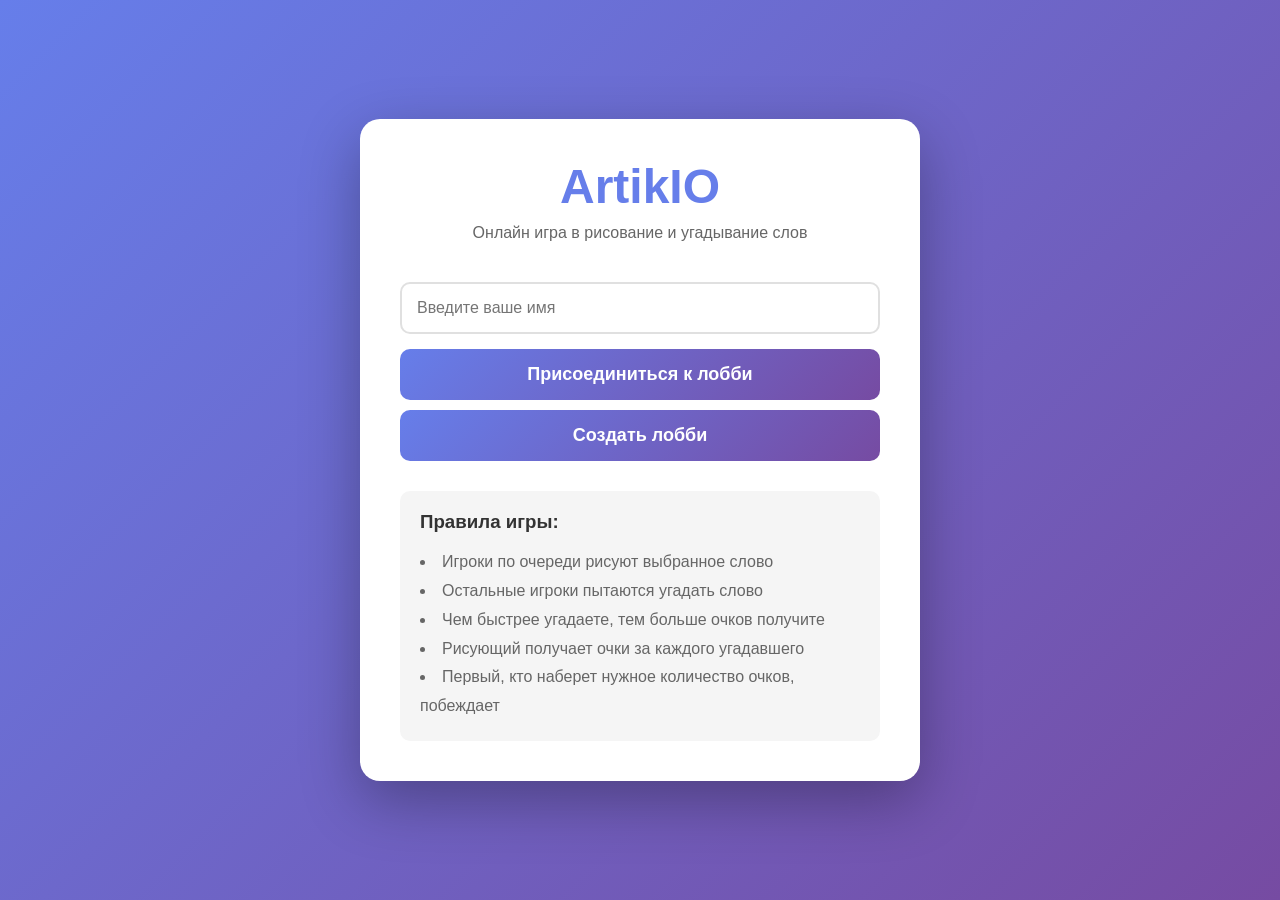
<file: templates/index.html>
<!DOCTYPE html>
<html lang="ru">
<head>
    <meta charset="UTF-8">
    <meta name="viewport" content="width=device-width, initial-scale=1.0, maximum-scale=1.0, user-scalable=no">
    <title>ArtikIO - Главная</title>
    <link rel="stylesheet" href="/static/css/style.css">
</head>
<body>
    <div class="container">
        <div class="lobby">
            <h1>ArtikIO</h1>
            <p class="subtitle">Онлайн игра в рисование и угадывание слов</p>

            <div class="main-menu">
                <input type="text" id="playerName" placeholder="Введите ваше имя" maxlength="20" autocomplete="off">

                <div class="menu-buttons">
                    <button id="joinLobbyBtn" class="menu-btn">Присоединиться к лобби</button>
                    <button id="createLobbyBtn" class="menu-btn">Создать лобби</button>
                </div>
            </div>

            <div class="rules">
                <h3>Правила игры:</h3>
                <ul>
                    <li>Игроки по очереди рисуют выбранное слово</li>
                    <li>Остальные игроки пытаются угадать слово</li>
                    <li>Чем быстрее угадаете, тем больше очков получите</li>
                    <li>Рисующий получает очки за каждого угадавшего</li>
                    <li>Первый, кто наберет нужное количество очков, побеждает</li>
                </ul>
            </div>
        </div>
    </div>

    <script>
        const playerNameInput = document.getElementById('playerName');
        const joinLobbyBtn = document.getElementById('joinLobbyBtn');
        const createLobbyBtn = document.getElementById('createLobbyBtn');

        joinLobbyBtn.addEventListener('click', () => {
            const playerName = playerNameInput.value.trim();

            if (!playerName) {
                alert('Введите ваше имя');
                return;
            }

            // Сохраняем имя в localStorage
            localStorage.setItem('playerName', playerName);
            window.location.href = '/lobby_list';
        });

        createLobbyBtn.addEventListener('click', () => {
            const playerName = playerNameInput.value.trim();

            if (!playerName) {
                alert('Введите ваше имя');
                return;
            }

            // Сохраняем имя в localStorage
            localStorage.setItem('playerName', playerName);
            window.location.href = '/create_lobby';
        });

        playerNameInput.addEventListener('keypress', (e) => {
            if (e.key === 'Enter') {
                joinLobbyBtn.click();
            }
        });

        // Загружаем сохраненное имя
        const savedName = localStorage.getItem('playerName');
        if (savedName) {
            playerNameInput.value = savedName;
        }
    </script>
</body>
</html>
</file>
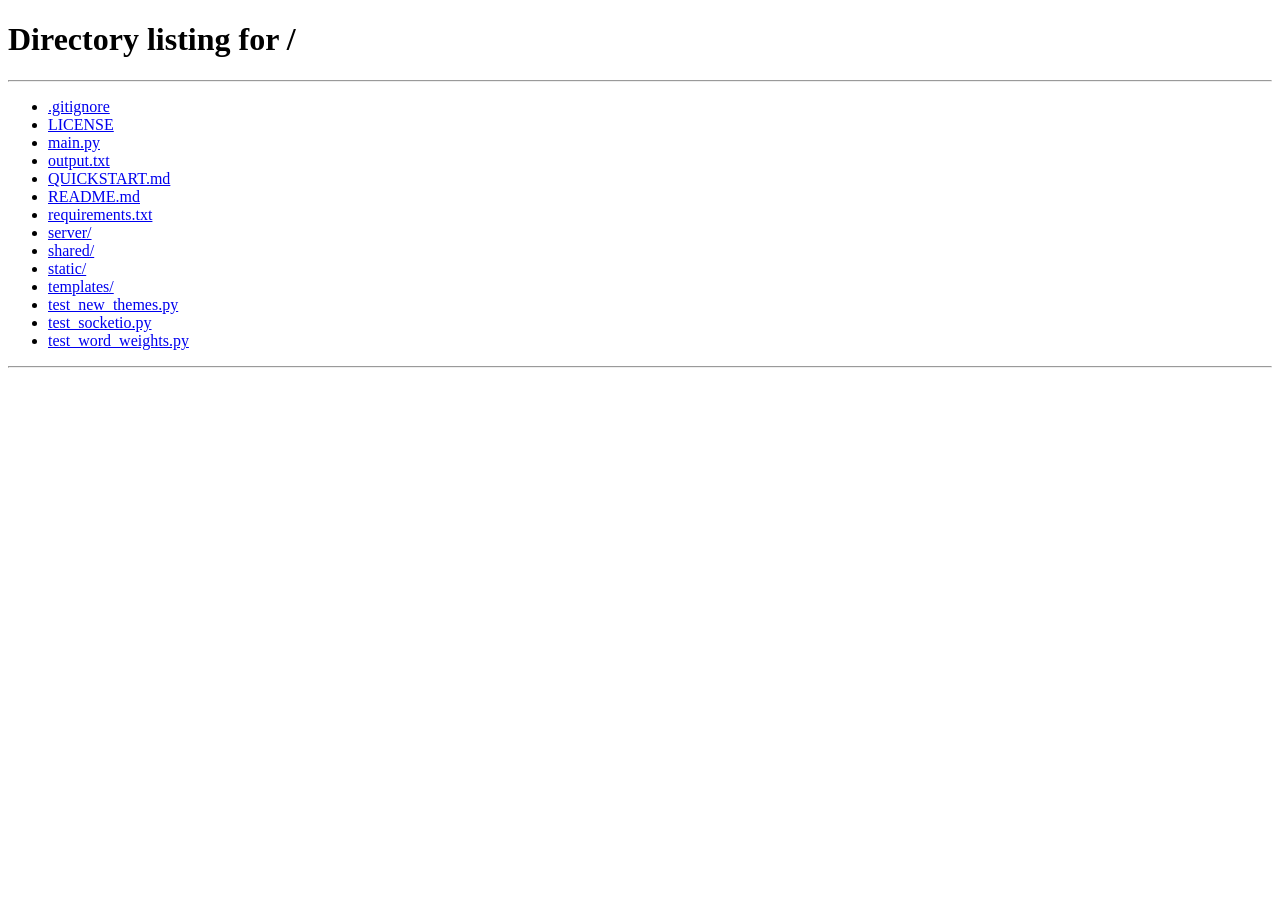
<file: templates/create_lobby.html>
<!DOCTYPE html>
<html lang="ru">
<head>
    <meta charset="UTF-8">
    <meta name="viewport" content="width=device-width, initial-scale=1.0, maximum-scale=1.0, user-scalable=no">
    <title>ArtikIO - Создать лобби</title>
    <link rel="stylesheet" href="/static/css/style.css">
</head>
<body>
    <div class="container">
        <div class="lobby create-lobby-page">
            <h1>Создать лобби</h1>
            <button id="backBtn" class="back-btn">← Назад</button>

            <div class="create-lobby-content">
                <div class="settings-section">
                    <h3>Настройки лобби</h3>

                    <div class="form-group">
                        <label for="roomId">ID комнаты:</label>
                        <input type="text" id="roomId" placeholder="Оставьте пустым для автогенерации" maxlength="20" autocomplete="off">
                    </div>

                    <div class="form-group">
                        <label for="password">Пароль (необязательно):</label>
                        <input type="password" id="password" placeholder="Оставьте пустым для открытого лобби" maxlength="20" autocomplete="off">
                    </div>

                    <div class="form-group">
                        <label for="maxPlayers">Максимум игроков:</label>
                        <input type="number" id="maxPlayers" min="2" max="12" value="8">
                    </div>

                    <div class="form-group">
                        <label for="roundTime">Время для рисования (сек):</label>
                        <input type="number" id="roundTime" min="30" max="180" value="60">
                    </div>

                    <div class="form-group">
                        <label for="wordChoiceTime">Время для выбора слова (сек):</label>
                        <input type="number" id="wordChoiceTime" min="5" max="30" value="15">
                    </div>

                    <div class="form-group">
                        <label for="pointsToWin">Очков для победы:</label>
                        <input type="number" id="pointsToWin" min="100" max="5000" step="100" value="1000">
                    </div>

                    <div class="form-group">
                        <label for="hintsPerRound">Подсказок за раунд:</label>
                        <input type="number" id="hintsPerRound" min="0" max="5" value="0">
                        <small>0 = без подсказок, 1-5 = количество букв для открытия</small>
                    </div>
                </div>

                <div class="themes-section">
                    <h3>Выбор тем</h3>

                    <div class="theme-mode-tabs">
                        <button id="singleThemeTab" class="theme-tab active">Одна тема</button>
                        <button id="constructorTab" class="theme-tab">Конструктор</button>
                    </div>

                    <div id="singleThemeMode" class="theme-mode">
                        <div class="theme-list">
                            <label class="theme-item">
                                <input type="radio" name="singleTheme" value="general" checked>
                                <span>Общее (все темы)</span>
                            </label>
                            <label class="theme-item">
                                <input type="radio" name="singleTheme" value="animals">
                                <span>Животные</span>
                            </label>
                            <label class="theme-item">
                                <input type="radio" name="singleTheme" value="food">
                                <span>Еда</span>
                            </label>
                            <label class="theme-item">
                                <input type="radio" name="singleTheme" value="objects">
                                <span>Предметы</span>
                            </label>
                            <label class="theme-item">
                                <input type="radio" name="singleTheme" value="professions">
                                <span>Профессии</span>
                            </label>
                            <label class="theme-item">
                                <input type="radio" name="singleTheme" value="transport">
                                <span>Транспорт</span>
                            </label>
                            <label class="theme-item">
                                <input type="radio" name="singleTheme" value="nature">
                                <span>Природа</span>
                            </label>
                            <label class="theme-item">
                                <input type="radio" name="singleTheme" value="verbs">
                                <span>Глаголы</span>
                            </label>
                            <label class="theme-item">
                                <input type="radio" name="singleTheme" value="math">
                                <span>Математика</span>
                            </label>
                            <label class="theme-item">
                                <input type="radio" name="singleTheme" value="physics">
                                <span>Физика</span>
                            </label>
                            <label class="theme-item">
                                <input type="radio" name="singleTheme" value="sex">
                                <span>Секс</span>
                            </label>
                        </div>
                    </div>

                    <div id="constructorMode" class="theme-mode" style="display: none;">
                        <p class="constructor-hint">Выберите несколько тем для комбинации:</p>
                        <div class="theme-list">
                            <label class="theme-item">
                                <input type="checkbox" name="constructorTheme" value="animals">
                                <span>Животные</span>
                            </label>
                            <label class="theme-item">
                                <input type="checkbox" name="constructorTheme" value="food">
                                <span>Еда</span>
                            </label>
                            <label class="theme-item">
                                <input type="checkbox" name="constructorTheme" value="objects">
                                <span>Предметы</span>
                            </label>
                            <label class="theme-item">
                                <input type="checkbox" name="constructorTheme" value="professions">
                                <span>Профессии</span>
                            </label>
                            <label class="theme-item">
                                <input type="checkbox" name="constructorTheme" value="transport">
                                <span>Транспорт</span>
                            </label>
                            <label class="theme-item">
                                <input type="checkbox" name="constructorTheme" value="nature">
                                <span>Природа</span>
                            </label>
                            <label class="theme-item">
                                <input type="checkbox" name="constructorTheme" value="verbs">
                                <span>Глаголы</span>
                            </label>
                            <label class="theme-item">
                                <input type="checkbox" name="constructorTheme" value="math">
                                <span>Математика</span>
                            </label>
                            <label class="theme-item">
                                <input type="checkbox" name="constructorTheme" value="physics">
                                <span>Физика</span>
                            </label>
                            <label class="theme-item">
                                <input type="checkbox" name="constructorTheme" value="sex">
                                <span>Секс</span>
                            </label>
                        </div>
                    </div>
                </div>
            </div>

            <button id="createBtn" class="create-btn">Создать лобби</button>
        </div>
    </div>

    <script>
        const playerName = localStorage.getItem('playerName');
        if (!playerName) {
            window.location.href = '/';
        }

        const singleThemeTab = document.getElementById('singleThemeTab');
        const constructorTab = document.getElementById('constructorTab');
        const singleThemeMode = document.getElementById('singleThemeMode');
        const constructorMode = document.getElementById('constructorMode');

        document.getElementById('backBtn').addEventListener('click', () => {
            window.location.href = '/';
        });

        singleThemeTab.addEventListener('click', () => {
            singleThemeTab.classList.add('active');
            constructorTab.classList.remove('active');
            singleThemeMode.style.display = 'block';
            constructorMode.style.display = 'none';
        });

        constructorTab.addEventListener('click', () => {
            constructorTab.classList.add('active');
            singleThemeTab.classList.remove('active');
            constructorMode.style.display = 'block';
            singleThemeMode.style.display = 'none';
        });

        document.getElementById('createBtn').addEventListener('click', () => {
            const roomId = document.getElementById('roomId').value.trim() || generateRoomId();
            const password = document.getElementById('password').value.trim();
            const maxPlayers = parseInt(document.getElementById('maxPlayers').value);
            const roundTime = parseInt(document.getElementById('roundTime').value);
            const wordChoiceTime = parseInt(document.getElementById('wordChoiceTime').value);
            const pointsToWin = parseInt(document.getElementById('pointsToWin').value);
            const hintsPerRound = parseInt(document.getElementById('hintsPerRound').value);

            let themes = [];
            if (singleThemeMode.style.display !== 'none') {
                // Режим одной темы
                const selectedTheme = document.querySelector('input[name="singleTheme"]:checked').value;
                themes = [selectedTheme];
            } else {
                // Режим конструктора
                const selectedThemes = Array.from(document.querySelectorAll('input[name="constructorTheme"]:checked'))
                    .map(cb => cb.value);

                if (selectedThemes.length === 0) {
                    alert('Выберите хотя бы одну тему');
                    return;
                }
                themes = selectedThemes;
            }

            // Формируем параметры для создания лобби
            const lobbySettings = {
                room_id: roomId,
                password: password || null,
                max_players: maxPlayers,
                round_time: roundTime,
                word_choice_time: wordChoiceTime,
                points_to_win: pointsToWin,
                hints_per_round: hintsPerRound,
                themes: themes
            };

            // Сохраняем настройки в localStorage для передачи на сервер
            localStorage.setItem('lobbySettings', JSON.stringify(lobbySettings));

            // Переходим в игру
            window.location.href = `/game/${roomId}?name=${encodeURIComponent(playerName)}&create=true`;
        });

        function generateRoomId() {
            return 'room_' + Math.random().toString(36).substr(2, 9);
        }
    </script>
</body>
</html>
</file>
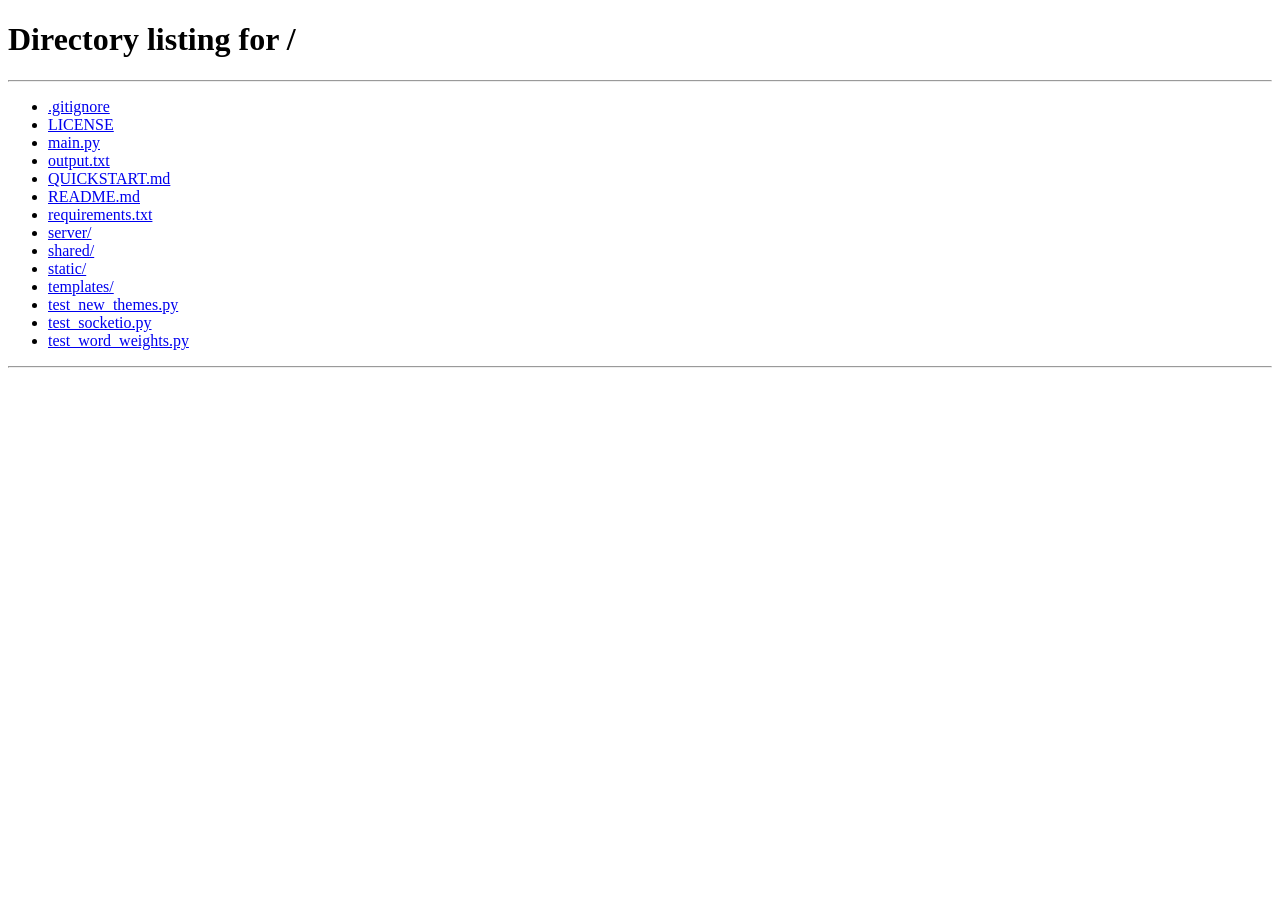
<file: templates/game.html>
<!DOCTYPE html>
<html lang="ru">
<head>
    <meta charset="UTF-8">
    <meta name="viewport" content="width=device-width, initial-scale=1.0, maximum-scale=1.0, user-scalable=no, viewport-fit=cover, interactive-widget=resizes-content">
    <title>ArtikIO - Игра</title>
    <link rel="stylesheet" href="/static/css/style.css">
</head>
<body>
    <div class="game-container">
        <div class="game-header">
            <div class="room-info">
                <span>Комната: <strong id="roomId"></strong></span>
                <span id="currentDrawer"></span>
                <span id="timer" class="timer">80</span>
            </div>
            <div class="word-display" id="wordHint">
                <div id="wordLetters" class="word-letters"></div>
            </div>
        </div>

        <div class="game-content">
            <div class="center-panel">
                <div class="canvas-container">
                    <canvas id="gameCanvas" width="2400" height="1600"></canvas>
                </div>
                <div class="toolbar" id="toolbar">
                    <button class="tool-btn active" data-tool="brush" title="Кисть">🖌️</button>
                    <button class="tool-btn" data-tool="eraser" title="Ластик">🧹</button>
                    <button class="tool-btn" data-tool="fill" title="Заливка">🪣</button>
                    <button class="tool-btn" data-tool="line" title="Линия">📏</button>
                    <button class="tool-btn" data-tool="rect" title="Прямоугольник">⬜</button>
                    <button class="tool-btn" data-tool="circle" title="Круг">⭕</button>

                    <div class="separator"></div>

                    <div class="size-control">
                        <label>Размер:</label>
                        <input type="range" id="brushSize" min="1" max="50" value="5">
                        <span id="sizeValue">5</span>
                    </div>

                    <div class="separator"></div>

                    <div class="color-palette">
                        <div class="color-swatch active" data-color="#000000" style="background: #000000;"></div>
                        <div class="color-swatch" data-color="#FFFFFF" style="background: #FFFFFF; border: 1px solid #ccc;"></div>
                        <div class="color-swatch" data-color="#FF0000" style="background: #FF0000;"></div>
                        <div class="color-swatch" data-color="#00FF00" style="background: #00FF00;"></div>
                        <div class="color-swatch" data-color="#0000FF" style="background: #0000FF;"></div>
                        <div class="color-swatch" data-color="#FFFF00" style="background: #FFFF00;"></div>
                        <div class="color-swatch" data-color="#FF00FF" style="background: #FF00FF;"></div>
                        <div class="color-swatch" data-color="#00FFFF" style="background: #00FFFF;"></div>
                        <div class="color-swatch" data-color="#FFA500" style="background: #FFA500;"></div>
                        <div class="color-swatch" data-color="#800080" style="background: #800080;"></div>
                        <div class="color-swatch" data-color="#A52A2A" style="background: #A52A2A;"></div>
                        <div class="color-swatch" data-color="#808080" style="background: #808080;"></div>
                        <input type="color" id="colorPicker" value="#000000">
                    </div>

                    <div class="separator"></div>

                    <button class="tool-btn" id="clearBtn" title="Очистить">🗑️</button>
                    <button class="tool-btn" id="undoBtn" title="Отменить">↶</button>
                </div>
            </div>

            <div class="bottom-section">
                <div class="left-panel">
                    <div class="scoreboard">
                        <h3>Игроки</h3>
                        <div id="scoreboardList"></div>
                    </div>
                </div>

                <div class="right-panel">
                    <div class="chat-container">
                        <h3>Чат</h3>
                        <div id="chatMessages" class="chat-messages"></div>
                        <div class="chat-input">
                            <input type="text" id="chatInput" placeholder="Введите ваш ответ..." autocomplete="off">
                            <button id="sendBtn">Отправить</button>
                        </div>
                    </div>
                </div>
            </div>
        </div>

        <div class="game-controls">
            <button id="startRoundBtn" class="start-btn">Начать раунд</button>
        </div>
    </div>

    <div id="wordChoiceModal" class="modal">
        <div class="modal-content">
            <h2>Выберите слово для рисования</h2>
            <div id="wordChoices" class="word-choices"></div>
            <div class="choice-timer">Осталось: <span id="choiceTimer">15</span> сек</div>
        </div>
    </div>

    <div id="gameOverModal" class="modal">
        <div class="modal-content">
            <h2>Игра окончена!</h2>
            <p class="winner-text">Победитель: <strong id="winnerName"></strong></p>
            <div id="finalScoreboard" class="final-scoreboard"></div>
            <button id="newGameBtn" class="start-btn">Новая игра</button>
        </div>
    </div>

    <div id="toastNotification" class="toast-notification"></div>

    <script src="https://cdn.socket.io/4.5.4/socket.io.min.js"></script>
    <script src="/static/js/canvas.js"></script>
    <script src="/static/js/chat.js"></script>
    <script src="/static/js/game.js"></script>
</body>
</html>
</file>
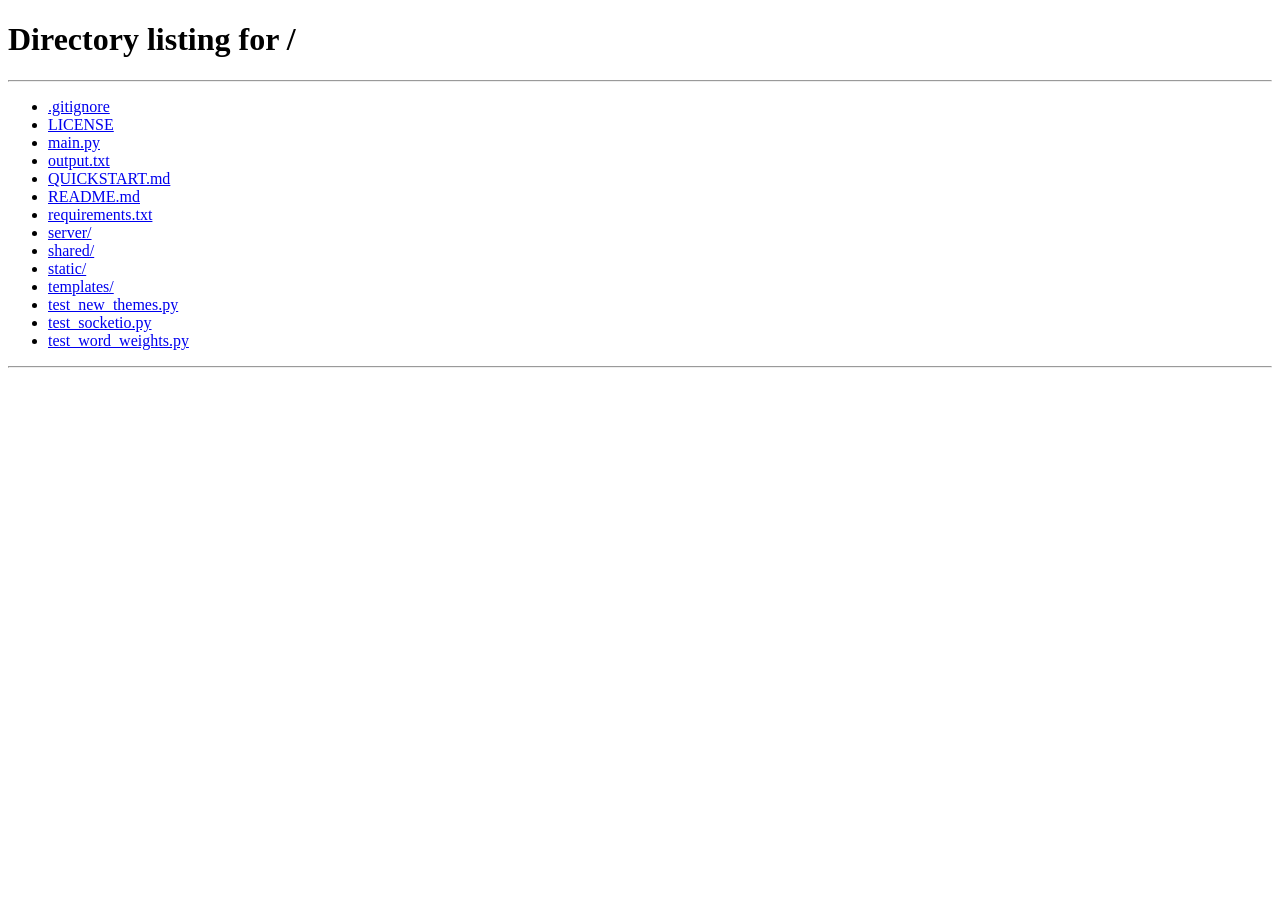
<file: templates/lobby_list.html>
<!DOCTYPE html>
<html lang="ru">
<head>
    <meta charset="UTF-8">
    <meta name="viewport" content="width=device-width, initial-scale=1.0, maximum-scale=1.0, user-scalable=no">
    <title>ArtikIO - Список лобби</title>
    <link rel="stylesheet" href="/static/css/style.css">
</head>
<body>
    <div class="container">
        <div class="lobby">
            <h1>Список лобби</h1>
            <button id="backBtn" class="back-btn">← Назад</button>

            <div id="lobbyList" class="lobby-list">
                <!-- Лобби будут добавлены динамически -->
            </div>

            <div id="noLobbies" class="no-lobbies" style="display: none;">
                <p>Нет доступных лобби</p>
                <button id="createNewBtn" class="menu-btn">Создать лобби</button>
            </div>
        </div>
    </div>

    <script src="https://cdn.socket.io/4.5.4/socket.io.min.js"></script>
    <script>
        const playerName = localStorage.getItem('playerName');
        if (!playerName) {
            window.location.href = '/';
        }

        const socket = io();
        const lobbyList = document.getElementById('lobbyList');
        const noLobbies = document.getElementById('noLobbies');

        document.getElementById('backBtn').addEventListener('click', () => {
            window.location.href = '/';
        });

        document.getElementById('createNewBtn').addEventListener('click', () => {
            window.location.href = '/create_lobby';
        });

        // Запрашиваем список лобби
        socket.emit('get_lobby_list');

        socket.on('lobby_list', (lobbies) => {
            if (lobbies.length === 0) {
                lobbyList.style.display = 'none';
                noLobbies.style.display = 'block';
            } else {
                lobbyList.style.display = 'block';
                noLobbies.style.display = 'none';
                renderLobbies(lobbies);
            }
        });

        function renderLobbies(lobbies) {
            lobbyList.innerHTML = '';

            lobbies.forEach(lobby => {
                const lobbyCard = document.createElement('div');
                lobbyCard.className = 'lobby-card';

                const hasPassword = lobby.password ? '🔒' : '';
                const themeNames = getThemeNames(lobby.themes);

                lobbyCard.innerHTML = `
                    <div class="lobby-header">
                        <h3>${hasPassword} ${lobby.room_id}</h3>
                        <span class="player-count">${lobby.current_players}/${lobby.max_players}</span>
                    </div>
                    <div class="lobby-info">
                        <div class="info-item">
                            <span class="info-label">Время рисования:</span>
                            <span class="info-value">${lobby.round_time}с</span>
                        </div>
                        <div class="info-item">
                            <span class="info-label">Время выбора:</span>
                            <span class="info-value">${lobby.word_choice_time}с</span>
                        </div>
                        <div class="info-item">
                            <span class="info-label">Очков для победы:</span>
                            <span class="info-value">${lobby.points_to_win}</span>
                        </div>
                        <div class="info-item">
                            <span class="info-label">Темы:</span>
                            <span class="info-value">${themeNames}</span>
                        </div>
                    </div>
                    <button class="join-lobby-btn" data-room-id="${lobby.room_id}" data-has-password="${lobby.password ? 'true' : 'false'}">
                        Присоединиться
                    </button>
                `;

                lobbyList.appendChild(lobbyCard);
            });

            // Добавляем обработчики для кнопок присоединения
            document.querySelectorAll('.join-lobby-btn').forEach(btn => {
                btn.addEventListener('click', (e) => {
                    const roomId = e.target.dataset.roomId;
                    const hasPassword = e.target.dataset.hasPassword === 'true';

                    if (hasPassword) {
                        const password = prompt('Введите пароль:');
                        if (!password) return;
                        joinLobby(roomId, password);
                    } else {
                        joinLobby(roomId, null);
                    }
                });
            });
        }

        function joinLobby(roomId, password) {
            window.location.href = `/game/${roomId}?name=${encodeURIComponent(playerName)}${password ? '&password=' + encodeURIComponent(password) : ''}`;
        }

        function getThemeNames(themes) {
            const themeMap = {
                'general': 'Общее',
                'animals': 'Животные',
                'food': 'Еда',
                'objects': 'Предметы',
                'professions': 'Профессии',
                'transport': 'Транспорт',
                'nature': 'Природа',
                'verbs': 'Глаголы'
            };

            if (themes.includes('general')) {
                return 'Общее';
            }

            return themes.map(t => themeMap[t] || t).join(', ');
        }

        // Обновляем список каждые 3 секунды
        setInterval(() => {
            socket.emit('get_lobby_list');
        }, 3000);
    </script>
</body>
</html>
</file>
<file: static/css/style.css>
* {
    margin: 0;
    padding: 0;
    box-sizing: border-box;
}

body {
    font-family: 'Segoe UI', Tahoma, Geneva, Verdana, sans-serif;
    background: linear-gradient(135deg, #667eea 0%, #764ba2 100%);
    min-height: 100vh;
    display: flex;
    justify-content: center;
    align-items: center;
}

.container {
    width: 100%;
    max-width: 600px;
    padding: 20px;
}

.lobby {
    background: white;
    border-radius: 20px;
    padding: 40px;
    box-shadow: 0 20px 60px rgba(0, 0, 0, 0.3);
}

.lobby h1 {
    font-size: 48px;
    color: #667eea;
    text-align: center;
    margin-bottom: 10px;
}

.subtitle {
    text-align: center;
    color: #666;
    margin-bottom: 40px;
}

.join-form {
    display: flex;
    flex-direction: column;
    gap: 15px;
    margin-bottom: 30px;
}

.join-form input {
    padding: 15px;
    border: 2px solid #e0e0e0;
    border-radius: 10px;
    font-size: 16px;
    transition: border-color 0.3s;
}

.join-form input:focus {
    outline: none;
    border-color: #667eea;
}

.join-form button {
    padding: 15px;
    background: linear-gradient(135deg, #667eea 0%, #764ba2 100%);
    color: white;
    border: none;
    border-radius: 10px;
    font-size: 18px;
    font-weight: bold;
    cursor: pointer;
    transition: transform 0.2s;
}

.join-form button:hover {
    transform: translateY(-2px);
}

.rules {
    background: #f5f5f5;
    padding: 20px;
    border-radius: 10px;
}

.rules h3 {
    color: #333;
    margin-bottom: 15px;
}

.rules ul {
    list-style-position: inside;
    color: #666;
    line-height: 1.8;
}

.game-container {
    width: 100vw;
    height: 100vh;
    display: flex;
    flex-direction: column;
    background: #f0f0f0;
    overflow: hidden;
}

.game-header {
    background: white;
    padding: 10px 15px;
    box-shadow: 0 2px 10px rgba(0, 0, 0, 0.1);
    display: flex;
    justify-content: space-between;
    align-items: center;
    flex-shrink: 0;
}

.room-info {
    display: flex;
    gap: 15px;
    align-items: center;
    font-size: 14px;
    flex-wrap: wrap;
}

.timer {
    font-size: 24px;
    font-weight: bold;
    color: #667eea;
    min-width: 60px;
    text-align: center;
}

.timer.warning {
    color: #ff6b6b;
    animation: pulse 1s infinite;
}

@keyframes pulse {
    0%, 100% { transform: scale(1); }
    50% { transform: scale(1.1); }
}

.word-display {
    font-size: 48px;
    font-weight: bold;
    color: #333;
    min-width: 50%;
    max-width: 50%;
    text-align: center;
    display: flex;
    align-items: center;
    justify-content: center;
    white-space: pre-wrap;
    word-break: break-word;
    transition: font-size 0.3s ease;
}

.word-letters {
    display: flex;
    gap: 5px;
    flex-wrap: wrap;
    justify-content: center;
    align-items: center;
    letter-spacing: 0;
}

.letter-btn {
    background: none;
    border: none;
    font-size: inherit;
    font-weight: inherit;
    color: inherit;
    padding: 0;
    margin: 0;
    cursor: default;
    font-family: inherit;
}

.letter-btn.hidden {
    cursor: pointer;
    transition: color 0.2s ease;
}

.letter-btn.hidden:hover {
    color: #2196F3;
}

.letter-btn.space {
    width: 20px;
}

.word-display.clickable {
    cursor: pointer;
    user-select: none;
}

.word-display.clickable:hover {
    color: #2196F3;
}

.game-content {
    flex: 1;
    display: flex;
    gap: 10px;
    padding: 10px;
    overflow: hidden;
    min-height: 0;
}

.bottom-section {
    display: contents; /* На десктопе не создает контейнер, элементы ведут себя как прямые дети game-content */
}

.left-panel {
    width: 200px;
    display: flex;
    flex-direction: column;
    flex-shrink: 0;
}

.scoreboard {
    background: white;
    border-radius: 10px;
    padding: 20px;
    box-shadow: 0 2px 10px rgba(0, 0, 0, 0.1);
}

.scoreboard h3 {
    margin-bottom: 15px;
    color: #333;
}

#scoreboardList {
    display: flex;
    flex-direction: column;
    gap: 10px;
}

.player-item {
    display: flex;
    justify-content: space-between;
    padding: 10px;
    background: #f5f5f5;
    border-radius: 5px;
    transition: background 0.3s;
}

.player-item.drawing {
    background: #fff3cd;
    border-left: 4px solid #ffc107;
}

.player-item.guessed {
    background: #d4edda;
    border-left: 4px solid #28a745;
}

.player-name {
    font-weight: 500;
}

.player-score {
    font-weight: bold;
    color: #667eea;
}

.center-panel {
    flex: 1;
    display: flex;
    flex-direction: column;
    gap: 10px;
    min-width: 0;
    overflow: hidden;
}

.top-right-chat {
    display: none;
}

.bottom-panels {
    display: none;
}

.canvas-container {
    background: white;
    border-radius: 10px;
    box-shadow: 0 2px 10px rgba(0, 0, 0, 0.1);
    padding: 10px;
    display: flex;
    justify-content: center;
    align-items: center;
    flex: 1;
    overflow: hidden;
}

#gameCanvas {
    border: 2px solid #e0e0e0;
    border-radius: 5px;
    cursor: crosshair;
    background: white;
    max-width: 100%;
    max-height: 100%;
    width: auto;
    height: auto;
}

#gameCanvas.disabled {
    cursor: not-allowed;
    opacity: 0.7;
}

.toolbar {
    background: white;
    border-radius: 10px;
    padding: 10px;
    box-shadow: 0 2px 10px rgba(0, 0, 0, 0.1);
    display: flex;
    align-items: center;
    gap: 8px;
    flex-wrap: wrap;
    flex-shrink: 0;
    overflow-x: auto;
}

.toolbar.hidden {
    display: none;
}

.tool-btn {
    width: 45px;
    height: 45px;
    border: 2px solid #e0e0e0;
    border-radius: 8px;
    background: white;
    cursor: pointer;
    font-size: 20px;
    transition: all 0.3s;
    display: flex;
    align-items: center;
    justify-content: center;
}

.tool-btn:hover {
    border-color: #667eea;
    transform: translateY(-2px);
}

.tool-btn.active {
    background: #667eea;
    border-color: #667eea;
    color: white;
}

.tool-btn:disabled {
    opacity: 0.5;
    cursor: not-allowed;
}

.separator {
    width: 2px;
    height: 40px;
    background: #e0e0e0;
    margin: 0 5px;
}

.size-control {
    display: flex;
    align-items: center;
    gap: 10px;
}

.size-control label {
    font-size: 14px;
    color: #666;
}

#brushSize {
    width: 100px;
}

#sizeValue {
    font-weight: bold;
    color: #667eea;
    min-width: 30px;
}

.color-palette {
    display: flex;
    gap: 8px;
    align-items: center;
}

.color-swatch {
    width: 35px;
    height: 35px;
    border-radius: 5px;
    cursor: pointer;
    transition: transform 0.2s;
    border: 2px solid transparent;
}

.color-swatch:hover {
    transform: scale(1.1);
}

.color-swatch.active {
    border: 2px solid #333;
    transform: scale(1.15);
}

#colorPicker {
    width: 45px;
    height: 45px;
    border: 2px solid #e0e0e0;
    border-radius: 8px;
    cursor: pointer;
}

.right-panel {
    width: 280px;
    flex-shrink: 0;
}

.chat-container {
    background: white;
    border-radius: 10px;
    padding: 20px;
    box-shadow: 0 2px 10px rgba(0, 0, 0, 0.1);
    height: 100%;
    display: flex;
    flex-direction: column;
}

.chat-container h3 {
    margin-bottom: 15px;
    color: #333;
}

.chat-messages {
    flex: 1;
    overflow-y: auto;
    margin-bottom: 15px;
    display: flex;
    flex-direction: column;
    gap: 8px;
}

.chat-message {
    padding: 8px 12px;
    background: #f5f5f5;
    border-radius: 8px;
    word-wrap: break-word;
}

.chat-message.system {
    background: #e3f2fd;
    color: #1976d2;
    font-style: italic;
}

.chat-message.correct {
    background: #d4edda;
    color: #155724;
    font-weight: bold;
}

.chat-message.close {
    background: #fff3cd;
    color: #856404;
}

.chat-message strong {
    color: #667eea;
}

.chat-input {
    display: flex;
    gap: 10px;
}

.chat-input input {
    flex: 1;
    padding: 10px;
    border: 2px solid #e0e0e0;
    border-radius: 8px;
    font-size: 14px;
}

.chat-input input:focus {
    outline: none;
    border-color: #667eea;
}

.chat-input button {
    padding: 10px 20px;
    background: #667eea;
    color: white;
    border: none;
    border-radius: 8px;
    cursor: pointer;
    font-weight: bold;
    transition: background 0.3s;
}

.chat-input button:hover {
    background: #5568d3;
}

.game-controls {
    padding: 10px;
    text-align: center;
    flex-shrink: 0;
    background: white;
    box-shadow: 0 -2px 10px rgba(0, 0, 0, 0.1);
}

.start-btn {
    padding: 15px 40px;
    background: linear-gradient(135deg, #667eea 0%, #764ba2 100%);
    color: white;
    border: none;
    border-radius: 10px;
    font-size: 18px;
    font-weight: bold;
    cursor: pointer;
    transition: transform 0.2s;
}

.start-btn:hover {
    transform: translateY(-2px);
}

.start-btn:disabled {
    opacity: 0.5;
    cursor: not-allowed;
}

.modal {
    display: none;
    position: fixed;
    top: 0;
    left: 0;
    width: 100%;
    height: 100%;
    background: rgba(0, 0, 0, 0.7);
    justify-content: center;
    align-items: center;
    z-index: 1000;
}

.modal.active {
    display: flex;
}

.modal-content {
    background: white;
    border-radius: 20px;
    padding: 40px;
    max-width: 500px;
    width: 90%;
    text-align: center;
}

.modal-content h2 {
    color: #667eea;
    margin-bottom: 20px;
}

.word-choices {
    display: flex;
    flex-direction: column;
    gap: 15px;
    margin-bottom: 20px;
}

.word-choice-btn {
    padding: 20px;
    background: #f5f5f5;
    border: 2px solid #e0e0e0;
    border-radius: 10px;
    font-size: 24px;
    font-weight: bold;
    cursor: pointer;
    transition: all 0.3s;
    display: flex;
    flex-direction: column;
    align-items: center;
    gap: 8px;
}

.word-choice-btn .word-text {
    font-size: 24px;
}

.word-choice-btn .word-difficulty {
    font-size: 16px;
    font-weight: normal;
}

.word-choice-btn:hover {
    background: #667eea;
    color: white;
    border-color: #667eea;
    transform: translateY(-2px);
}

.word-choice-btn:hover .word-difficulty {
    color: white !important;
}

.choice-timer {
    font-size: 18px;
    color: #666;
}

.winner-text {
    font-size: 24px;
    margin-bottom: 30px;
}

.winner-text strong {
    color: #667eea;
}

.final-scoreboard {
    background: #f5f5f5;
    border-radius: 10px;
    padding: 20px;
    margin-bottom: 30px;
}

.chat-messages::-webkit-scrollbar {
    width: 8px;
}

.chat-messages::-webkit-scrollbar-track {
    background: #f1f1f1;
    border-radius: 10px;
}

.chat-messages::-webkit-scrollbar-thumb {
    background: #888;
    border-radius: 10px;
}

.chat-messages::-webkit-scrollbar-thumb:hover {
    background: #555;
}

.toast-notification {
    position: fixed;
    top: 50%;
    left: 50%;
    transform: translate(-50%, -50%);
    background: rgba(0, 0, 0, 0.9);
    color: white;
    padding: 20px 30px;
    border-radius: 15px;
    font-size: 18px;
    font-weight: bold;
    z-index: 9999;
    pointer-events: none;
    opacity: 0;
    transition: opacity 0.3s;
    text-align: center;
    max-width: 80%;
}

.toast-notification.show {
    opacity: 1;
}

.toast-notification.success {
    background: rgba(40, 167, 69, 0.95);
}

.toast-notification.info {
    background: rgba(102, 126, 234, 0.95);
}

/* Mobile Responsive Styles */
@media screen and (max-width: 768px) {
    :root {
        --viewport-height: 100vh;
    }

    .game-container {
        position: fixed;
        top: 0;
        left: 0;
        right: 0;
        bottom: 0;
        height: var(--viewport-height);
        display: flex;
        flex-direction: column;
        overflow: hidden;
    }

    .game-header {
        padding: 5px 8px;
        flex-wrap: wrap;
        flex-shrink: 0;
        min-height: 40px;
    }

    .game-content {
        flex: 1;
        display: flex;
        flex-direction: column;
        padding: 5px;
        gap: 5px;
        overflow: hidden;
        min-height: 0;
    }

    /* Холст сверху на всю ширину, треть высоты */
    .canvas-container {
        width: 100%;
        height: 25%;
        flex-shrink: 0;
        order: 1;
        padding: 5px;
        display: flex;
        align-items: center;
        justify-content: center;
        background: white;
        border-radius: 8px;
        box-shadow: 0 2px 5px rgba(0, 0, 0, 0.1);
    }

    .center-panel {
        order: 1;
        display: contents;
    }

    /* Панель инструментов под холстом */
    .toolbar {
        order: 2;
        padding: 3px;
        gap: 2px;
        overflow-x: auto;
        -webkit-overflow-scrolling: touch;
        flex-shrink: 0;
        height: auto;
        min-height: 60px;
        display: flex;
        align-items: center;
        flex-wrap: wrap;
    }

    /* Контейнер для нижней части: игроки + чат */
    .bottom-section {
        order: 3;
        flex: 1;
        display: flex;
        flex-direction: row;
        gap: 5px;
        min-height: 0;
        overflow: hidden;
    }

    /* Игроки слева (1/3) */
    .left-panel {
        width: 33.333%;
        flex-shrink: 0;
        display: flex;
        flex-direction: column;
        min-height: 0;
    }

    /* Чат справа (2/3) */
    .right-panel {
        width: 66.666%;
        flex-shrink: 0;
        display: flex;
        flex-direction: column;
        min-height: 0;
    }

    .scoreboard {
        padding: 5px;
        margin: 0;
        border-radius: 8px;
        background: white;
        box-shadow: 0 2px 5px rgba(0, 0, 0, 0.1);
        height: 100%;
        overflow-y: auto;
        display: flex;
        flex-direction: column;
    }

    .chat-container {
        padding: 5px;
        height: 100%;
        display: flex;
        flex-direction: column;
        border-radius: 8px;
        background: white;
        box-shadow: 0 2px 5px rgba(0, 0, 0, 0.1);
    }

    .room-info {
        gap: 5px;
        font-size: 10px;
    }

    .word-display {
        font-size: 24px;
        letter-spacing: 3px;
        min-width: 100%;
        max-width: 100%;
    }

    .timer {
        font-size: 14px;
        min-width: 35px;
    }

    #gameCanvas {
        max-width: 100%;
        max-height: 100%;
        width: auto !important;
        height: auto !important;
    }

    .scoreboard {
        padding: 5px;
        margin: 0;
        border-radius: 8px;
        background: white;
        box-shadow: 0 2px 5px rgba(0, 0, 0, 0.1);
        height: 100%;
        overflow-y: auto;
    }

    .scoreboard h3 {
        font-size: 11px;
        margin-bottom: 5px;
        text-align: center;
    }

    .player-item {
        padding: 3px 4px;
        font-size: 10px;
        margin-bottom: 2px;
    }

    .chat-container h3 {
        font-size: 11px;
        margin-bottom: 5px;
    }

    .chat-messages {
        flex: 1;
        overflow-y: auto;
        margin-bottom: 5px;
        padding: 3px;
        background: #f9f9f9;
        border-radius: 5px;
    }

    .chat-message {
        padding: 3px 6px;
        font-size: 10px;
        border-radius: 5px;
    }

    .chat-input {
        padding: 0;
        gap: 5px;
        display: flex;
        align-items: center;
    }

    .chat-input input {
        padding: 6px 10px;
        font-size: 16px;
        border-radius: 15px;
        height: 32px;
        -webkit-appearance: none;
        appearance: none;
        position: relative;
    }

    .chat-input button {
        padding: 6px 12px;
        font-size: 12px;
        border-radius: 15px;
        flex-shrink: 0;
        height: 32px;
    }

    .tool-btn {
        width: 24px;
        height: 24px;
        font-size: 11px;
        flex-shrink: 0;
        border-radius: 4px;
        border-width: 1px;
    }

    .separator {
        height: 20px;
        margin: 0 1px;
        width: 1px;
    }

    .size-control {
        gap: 2px;
        display: flex;
        align-items: center;
    }

    .size-control label {
        font-size: 8px;
    }

    #brushSize {
        width: 45px;
        height: 16px;
    }

    #sizeValue {
        font-size: 9px;
        min-width: 16px;
    }

    .color-palette {
        gap: 2px;
        flex-wrap: wrap;
        display: flex;
    }

    .color-swatch {
        width: 18px;
        height: 18px;
        flex-shrink: 0;
        border-radius: 3px;
    }

    #colorPicker {
        width: 24px;
        height: 24px;
    }

    .scoreboard {
        padding: 5px;
        margin: 0;
        border-radius: 8px;
        background: white;
        box-shadow: 0 2px 5px rgba(0, 0, 0, 0.1);
        height: 100%;
        overflow-y: auto;
        width: 100%;
    }

    .scoreboard h3 {
        font-size: 11px;
        margin-bottom: 5px;
        text-align: center;
    }

    .player-item {
        padding: 3px 4px;
        font-size: 10px;
        margin-bottom: 2px;
        display: flex;
        justify-content: space-between;
    }

    .player-name {
        max-width: 100px;
        overflow: hidden;
        text-overflow: ellipsis;
        white-space: nowrap;
    }

    .player-score {
        font-size: 11px;
    }

    .chat-container {
        padding: 5px;
        height: 100%;
        display: flex;
        flex-direction: column;
        border-radius: 8px;
        background: white;
        box-shadow: 0 2px 5px rgba(0, 0, 0, 0.1);
    }

    .chat-container h3 {
        font-size: 11px;
        margin-bottom: 5px;
    }

    .chat-messages {
        display: flex;
        flex-direction: column;
        gap: 3px;
        flex: 1;
        overflow-y: auto;
        margin-bottom: 5px;
        padding: 3px;
        background: #f9f9f9;
        border-radius: 5px;
    }

    .chat-message {
        padding: 3px 6px;
        font-size: 10px;
        border-radius: 5px;
    }

    .chat-input {
        padding: 0;
        gap: 5px;
        display: flex;
        align-items: center;
    }

    .chat-input input {
        padding: 6px 10px;
        font-size: 16px;
        border-radius: 15px;
        height: 32px;
        -webkit-appearance: none;
        appearance: none;
        position: relative;
    }

    .chat-input input:focus {
        outline: none;
        border-color: #667eea;
        transform: none;
        position: relative;
    }

    .chat-input button {
        padding: 6px 12px;
        font-size: 12px;
        border-radius: 15px;
        flex-shrink: 0;
        height: 32px;
    }

    .game-controls {
        padding: 5px;
        text-align: center;
        background: white;
        margin: 5px;
        border-radius: 8px;
    }

    .start-btn {
        padding: 8px 20px;
        font-size: 14px;
        width: 100%;
        max-width: 250px;
    }

    .modal-content {
        padding: 20px;
        width: 95%;
    }

    .modal-content h2 {
        font-size: 22px;
        margin-bottom: 15px;
    }

    .word-choice-btn {
        padding: 15px;
        font-size: 20px;
    }

    .choice-timer {
        font-size: 16px;
    }

    .winner-text {
        font-size: 20px;
        margin-bottom: 20px;
    }

    .final-scoreboard {
        padding: 15px;
        margin-bottom: 20px;
    }

    .lobby {
        padding: 20px;
    }

    .lobby h1 {
        font-size: 36px;
    }

    .rules {
        padding: 15px;
    }

    .rules h3 {
        font-size: 16px;
    }

    .rules ul {
        font-size: 14px;
        line-height: 1.6;
    }
}

@media screen and (max-width: 480px) {
    .game-header {
        padding: 5px 8px;
    }

    .room-info {
        font-size: 11px;
        gap: 5px;
    }

    .word-display {
        font-size: 20px;
        letter-spacing: 2px;
        min-width: 100%;
        max-width: 100%;
    }

    .timer {
        font-size: 16px;
    }

    .canvas-container {
        height: 250px;
    }

    .toolbar {
        padding: 5px;
        gap: 4px;
    }

    .tool-btn {
        width: 35px;
        height: 35px;
        font-size: 16px;
    }

    .separator {
        display: none;
    }

    .size-control label {
        display: none;
    }

    #brushSize {
        width: 60px;
    }

    .color-swatch {
        width: 28px;
        height: 28px;
    }

    #colorPicker {
        width: 35px;
        height: 35px;
    }

    .chat-container {
        padding: 8px;
    }

    .chat-messages {
        max-height: 100px;
    }

    .scoreboard {
        padding: 8px;
        max-height: 120px;
    }

    .lobby h1 {
        font-size: 28px;
    }

    .subtitle {
        font-size: 14px;
    }

    /* Keyboard open state - compact layout */
    body.keyboard-open .game-content {
        flex-direction: column;
        height: 100%;
        gap: 3px;
        overflow: hidden;
    }

    body.keyboard-open .center-panel {
        order: 1;
        width: 100%;
        height: auto;
        flex: 0 0 auto;
        display: flex;
        flex-direction: column;
        gap: 3px;
        max-height: 45%;
    }

    body.keyboard-open .canvas-container {
        width: 100%;
        height: 25vh;
        max-height: 200px;
        flex-shrink: 0;
    }

    body.keyboard-open .toolbar {
        height: 35px;
        flex-shrink: 0;
        padding: 3px;
        gap: 3px;
    }

    body.keyboard-open .toolbar.hidden {
        display: none;
        height: 0;
    }

    body.keyboard-open .bottom-section {
        order: 2;
        width: 100%;
        flex: 1;
        display: flex;
        flex-direction: row;
        gap: 3px;
        min-height: 100px;
        overflow: hidden;
    }

    body.keyboard-open .right-panel {
        order: 1;
        width: 50%;
        height: 100%;
        flex-shrink: 0;
        min-height: 0;
    }

    body.keyboard-open .left-panel {
        order: 2;
        width: 50%;
        height: 100%;
        flex-shrink: 0;
        min-height: 0;
    }

    body.keyboard-open .scoreboard {
        height: 100%;
        overflow-y: auto;
        padding: 3px;
    }

    body.keyboard-open .scoreboard h3 {
        font-size: 10px;
        margin-bottom: 3px;
    }

    body.keyboard-open .chat-container {
        height: 100%;
        padding: 3px;
        display: flex;
        flex-direction: column;
        gap: 2px;
        min-height: 0;
    }

    body.keyboard-open .chat-messages {
        display: flex;
        flex: 1;
        overflow-y: auto;
        margin-bottom: 2px;
        min-height: 0;
    }

    body.keyboard-open .chat-container h3 {
        font-size: 10px;
        margin-bottom: 2px;
        flex-shrink: 0;
    }

    body.keyboard-open .chat-input {
        margin: 0;
        padding: 0;
        gap: 3px;
        flex-shrink: 0;
    }

    body.keyboard-open .chat-input input {
        flex: 1;
        height: 30px;
        padding: 5px 8px;
        font-size: 14px;
    }

    body.keyboard-open .chat-input button {
        flex-shrink: 0;
        height: 30px;
        padding: 5px 12px;
        font-size: 12px;
    }

    body.keyboard-open .chat-message {
        font-size: 10px;
        padding: 3px 5px;
    }

    body.keyboard-open .player-item {
        font-size: 10px;
        padding: 3px 5px;
    }
}

/* Стили для главного меню */
.main-menu {
    display: flex;
    flex-direction: column;
    gap: 15px;
    margin-bottom: 30px;
}

.main-menu input {
    padding: 15px;
    border: 2px solid #e0e0e0;
    border-radius: 10px;
    font-size: 16px;
    transition: border-color 0.3s;
}

.main-menu input:focus {
    outline: none;
    border-color: #667eea;
}

.menu-buttons {
    display: flex;
    flex-direction: column;
    gap: 10px;
}

.menu-btn {
    padding: 15px;
    background: linear-gradient(135deg, #667eea 0%, #764ba2 100%);
    color: white;
    border: none;
    border-radius: 10px;
    font-size: 18px;
    font-weight: bold;
    cursor: pointer;
    transition: transform 0.2s;
}

.menu-btn:hover {
    transform: translateY(-2px);
}

/* Стили для списка лобби */
.back-btn {
    padding: 10px 20px;
    background: #e0e0e0;
    color: #333;
    border: none;
    border-radius: 8px;
    font-size: 14px;
    cursor: pointer;
    margin-bottom: 20px;
    transition: background 0.3s;
}

.back-btn:hover {
    background: #d0d0d0;
}

.lobby-list {
    display: flex;
    flex-direction: column;
    gap: 15px;
    max-height: 500px;
    overflow-y: auto;
}

.lobby-card {
    background: #f5f5f5;
    border-radius: 10px;
    padding: 20px;
    border: 2px solid #e0e0e0;
    transition: all 0.3s;
}

.lobby-card:hover {
    border-color: #667eea;
    box-shadow: 0 4px 12px rgba(102, 126, 234, 0.2);
}

.lobby-header {
    display: flex;
    justify-content: space-between;
    align-items: center;
    margin-bottom: 15px;
}

.lobby-header h3 {
    font-size: 20px;
    color: #333;
}

.player-count {
    background: #667eea;
    color: white;
    padding: 5px 12px;
    border-radius: 20px;
    font-size: 14px;
    font-weight: bold;
}

.lobby-info {
    display: grid;
    grid-template-columns: 1fr 1fr;
    gap: 10px;
    margin-bottom: 15px;
}

.info-item {
    display: flex;
    flex-direction: column;
    gap: 3px;
}

.info-label {
    font-size: 12px;
    color: #666;
}

.info-value {
    font-size: 14px;
    font-weight: bold;
    color: #333;
}

.join-lobby-btn {
    width: 100%;
    padding: 12px;
    background: #667eea;
    color: white;
    border: none;
    border-radius: 8px;
    font-size: 16px;
    font-weight: bold;
    cursor: pointer;
    transition: background 0.3s;
}

.join-lobby-btn:hover {
    background: #5568d3;
}

.no-lobbies {
    text-align: center;
    padding: 40px;
}

.no-lobbies p {
    font-size: 18px;
    color: #666;
    margin-bottom: 20px;
}

/* Стили для создания лобби */
.create-lobby-page {
    max-width: 900px;
}

.create-lobby-content {
    display: flex;
    gap: 30px;
    margin-bottom: 30px;
}

.settings-section {
    flex: 1;
}

.settings-section h3 {
    margin-bottom: 20px;
    color: #333;
}

.form-group {
    margin-bottom: 20px;
}

.form-group label {
    display: block;
    margin-bottom: 8px;
    font-weight: 500;
    color: #333;
}

.form-group input {
    width: 100%;
    padding: 12px;
    border: 2px solid #e0e0e0;
    border-radius: 8px;
    font-size: 14px;
    transition: border-color 0.3s;
}

.form-group input:focus {
    outline: none;
    border-color: #667eea;
}

.themes-section {
    flex: 1;
}

.themes-section h3 {
    margin-bottom: 15px;
    color: #333;
}

.theme-mode-tabs {
    display: flex;
    gap: 10px;
    margin-bottom: 20px;
}

.theme-tab {
    flex: 1;
    padding: 10px;
    background: #f5f5f5;
    border: 2px solid #e0e0e0;
    border-radius: 8px;
    cursor: pointer;
    font-size: 14px;
    font-weight: 500;
    transition: all 0.3s;
}

.theme-tab:hover {
    background: #e8e8e8;
}

.theme-tab.active {
    background: #667eea;
    color: white;
    border-color: #667eea;
}

.theme-mode {
    background: #f5f5f5;
    border-radius: 10px;
    padding: 15px;
    max-height: 400px;
    overflow-y: auto;
}

.constructor-hint {
    font-size: 14px;
    color: #666;
    margin-bottom: 15px;
}

.theme-list {
    display: flex;
    flex-direction: column;
    gap: 10px;
}

.theme-item {
    display: flex;
    align-items: center;
    gap: 10px;
    padding: 12px;
    background: white;
    border: 2px solid #e0e0e0;
    border-radius: 8px;
    cursor: pointer;
    transition: all 0.3s;
}

.theme-item:hover {
    border-color: #667eea;
    background: #f8f9ff;
}

.theme-item input[type="radio"],
.theme-item input[type="checkbox"] {
    width: 18px;
    height: 18px;
    cursor: pointer;
}

.theme-item span {
    font-size: 14px;
    color: #333;
}

.create-btn {
    width: 100%;
    padding: 15px;
    background: linear-gradient(135deg, #667eea 0%, #764ba2 100%);
    color: white;
    border: none;
    border-radius: 10px;
    font-size: 18px;
    font-weight: bold;
    cursor: pointer;
    transition: transform 0.2s;
}

.create-btn:hover {
    transform: translateY(-2px);
}

/* Адаптивность для мобильных */
@media screen and (max-width: 768px) {
    .create-lobby-content {
        flex-direction: column;
        gap: 20px;
    }

    .lobby-info {
        grid-template-columns: 1fr;
    }

    .menu-buttons {
        gap: 10px;
    }

    .theme-mode {
        max-height: 300px;
    }
}
</file>
